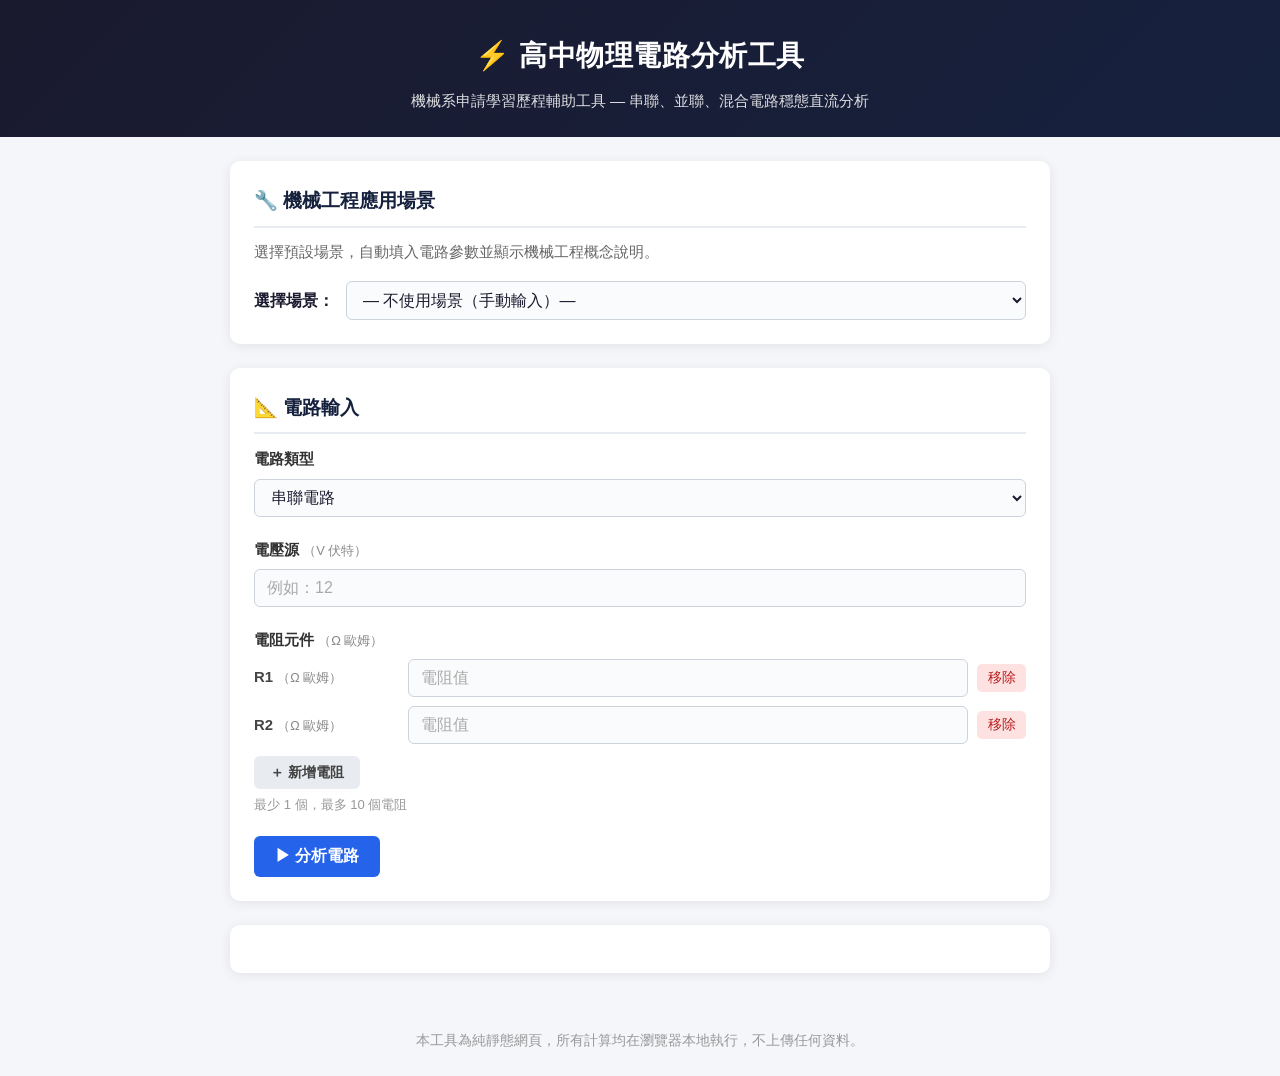
<file: index.html>
<!DOCTYPE html>
<html lang="zh-Hant">
<head>
  <meta charset="UTF-8">
  <meta name="viewport" content="width=device-width, initial-scale=1.0">
  <title>高中物理電路分析工具（機械系申請應用）</title>
  <link rel="stylesheet" href="css/style.css">
</head>
<body>
  <header class="site-header">
    <h1>⚡ 高中物理電路分析工具</h1>
    <p class="site-subtitle">機械系申請學習歷程輔助工具 — 串聯、並聯、混合電路穩態直流分析</p>
  </header>

  <main class="container">

    <!-- ── 機械工程應用場景 ── -->
    <section id="scenarios" class="card" aria-labelledby="scenarios-heading">
      <h2 id="scenarios-heading">🔧 機械工程應用場景</h2>
      <p class="section-desc">選擇預設場景，自動填入電路參數並顯示機械工程概念說明。</p>
      <div class="scenario-select-row">
        <label for="scenario-select">選擇場景：</label>
        <select id="scenario-select" aria-label="機械工程應用場景選擇">
          <option value="">— 不使用場景（手動輸入）—</option>
          <!-- 由 app.js 動態注入 -->
        </select>
      </div>
    </section>

    <!-- ── 電路輸入表單 ── -->
    <section id="circuit-form" class="card" aria-labelledby="form-heading">
      <h2 id="form-heading">📐 電路輸入</h2>

      <div class="form-group">
        <label for="topology">電路類型</label>
        <select id="topology" aria-label="電路類型選擇">
          <option value="series">串聯電路</option>
          <option value="parallel">並聯電路</option>
          <option value="mixed">混合電路（前段串聯＋後段並聯）</option>
        </select>
      </div>

      <div class="form-group">
        <label for="voltage">電壓源 <span class="unit">（V 伏特）</span></label>
        <input
          id="voltage"
          type="number"
          min="0.001"
          step="any"
          placeholder="例如：12"
          aria-label="電壓源數值（伏特）"
        >
      </div>

      <div class="form-group">
        <label>電阻元件 <span class="unit">（Ω 歐姆）</span></label>
        <div id="resistors-container" aria-label="電阻輸入列表">
          <!-- 由 app.js 動態產生 -->
        </div>
        <button type="button" id="add-resistor" class="btn btn-secondary" aria-label="新增一個電阻輸入欄位">
          ＋ 新增電阻
        </button>
        <p class="hint">最少 1 個，最多 10 個電阻</p>
      </div>

      <div class="form-actions">
        <button type="button" id="analyze" class="btn btn-primary" aria-label="開始分析電路">
          ▶ 分析電路
        </button>
        <button type="button" id="export" class="btn btn-export" aria-label="匯出分析報告為 PDF" style="display:none">
          📄 匯出分析報告
        </button>
      </div>
    </section>

    <!-- ── 分析結果 ── -->
    <section id="results" class="card" aria-live="polite" aria-label="電路分析結果">
      <!-- 由 app.js 動態填入 -->
    </section>

    <!-- ── 場景詮釋 ── -->
    <section id="scenario-interpretation" class="card interpretation-card" aria-live="polite" style="display:none">
      <!-- 由 app.js 動態填入 -->
    </section>

  </main>

  <!-- ── 列印專用區塊（僅 @media print 可見） ── -->
  <section id="print-view" class="print-only" aria-hidden="true">
    <!-- 由 app.js 在匯出時填入 -->
  </section>

  <footer class="site-footer no-print">
    <p>本工具為純靜態網頁，所有計算均在瀏覽器本地執行，不上傳任何資料。</p>
  </footer>

  <script type="module" src="js/app.js"></script>
</body>
</html>
</file>
<file: css/style.css>
/* css/style.css — 高中物理電路分析工具 */

/* ─────────────────────────────────────────────
   CSS Reset & Base
───────────────────────────────────────────── */
*, *::before, *::after {
  box-sizing: border-box;
  margin: 0;
  padding: 0;
}

html {
  font-size: 16px;
  scroll-behavior: smooth;
}

body {
  font-family: 'Noto Sans TC', 'PingFang TC', 'Microsoft JhengHei', Arial, sans-serif;
  background: #f4f6f9;
  color: #1a1a2e;
  line-height: 1.7;
  min-height: 100vh;
}

/* ─────────────────────────────────────────────
   Layout
───────────────────────────────────────────── */
.container {
  max-width: 860px;
  margin: 0 auto;
  padding: 0 1.25rem 2rem;
}

/* ─────────────────────────────────────────────
   Header
───────────────────────────────────────────── */
.site-header {
  background: linear-gradient(135deg, #1a1a2e 0%, #16213e 100%);
  color: #fff;
  padding: 2rem 1.25rem 1.5rem;
  text-align: center;
}

.site-header h1 {
  font-size: 1.75rem;
  font-weight: 700;
  letter-spacing: 0.02em;
  margin-bottom: 0.5rem;
}

.site-subtitle {
  font-size: 0.95rem;
  opacity: 0.85;
}

/* ─────────────────────────────────────────────
   Cards
───────────────────────────────────────────── */
.card {
  background: #fff;
  border-radius: 10px;
  box-shadow: 0 2px 12px rgba(0, 0, 0, 0.08);
  padding: 1.5rem;
  margin-top: 1.5rem;
}

.card h2 {
  font-size: 1.2rem;
  font-weight: 700;
  margin-bottom: 0.75rem;
  color: #16213e;
  border-bottom: 2px solid #e8ecf0;
  padding-bottom: 0.5rem;
}

.card h3 {
  font-size: 1rem;
  font-weight: 600;
  margin: 1rem 0 0.5rem;
  color: #16213e;
}

.section-desc {
  color: #666;
  font-size: 0.92rem;
  margin-bottom: 1rem;
}

/* ─────────────────────────────────────────────
   Form Elements
───────────────────────────────────────────── */
.form-group {
  margin-bottom: 1.25rem;
}

.form-group label {
  display: block;
  font-weight: 600;
  margin-bottom: 0.4rem;
  font-size: 0.95rem;
  color: #333;
}

.unit {
  font-weight: 400;
  font-size: 0.85em;
  color: #888;
}

input[type="number"],
select {
  width: 100%;
  padding: 0.55rem 0.75rem;
  border: 1.5px solid #cdd3da;
  border-radius: 6px;
  font-size: 1rem;
  font-family: inherit;
  color: #1a1a2e;
  background: #fafbfc;
  transition: border-color 0.2s;
  appearance: auto;
}

input[type="number"]:focus,
select:focus {
  outline: none;
  border-color: #4a90d9;
  background: #fff;
}

input[type="number"]::placeholder {
  color: #aaa;
}

/* ─────────────────────────────────────────────
   Resistor Rows
───────────────────────────────────────────── */
#resistors-container {
  display: flex;
  flex-direction: column;
  gap: 0.6rem;
  margin-bottom: 0.75rem;
}

.resistor-row {
  display: grid;
  grid-template-columns: 9rem 1fr auto;
  align-items: center;
  gap: 0.6rem;
}

.resistor-row label {
  font-weight: 600;
  font-size: 0.93rem;
  margin-bottom: 0;
  color: #444;
}

.resistor-row input[type="number"] {
  width: 100%;
}

.hint {
  font-size: 0.82rem;
  color: #999;
  margin-top: 0.3rem;
}

/* ─────────────────────────────────────────────
   Buttons
───────────────────────────────────────────── */
.btn {
  display: inline-block;
  padding: 0.6rem 1.3rem;
  border: none;
  border-radius: 6px;
  font-size: 0.97rem;
  font-family: inherit;
  font-weight: 600;
  cursor: pointer;
  transition: background 0.2s, transform 0.1s;
  text-align: center;
}

.btn:active {
  transform: scale(0.97);
}

.btn-primary {
  background: #2563eb;
  color: #fff;
}

.btn-primary:hover {
  background: #1d4ed8;
}

.btn-secondary {
  background: #e8ecf0;
  color: #444;
  font-size: 0.9rem;
  padding: 0.45rem 1rem;
}

.btn-secondary:hover {
  background: #d1d8e0;
}

.btn-remove {
  background: #fee2e2;
  color: #b91c1c;
  border: none;
  border-radius: 5px;
  padding: 0.3rem 0.65rem;
  font-size: 0.85rem;
  font-family: inherit;
  cursor: pointer;
  transition: background 0.2s;
  white-space: nowrap;
}

.btn-remove:hover {
  background: #fca5a5;
}

.btn-remove:disabled {
  background: #f0f0f0;
  color: #bbb;
  cursor: not-allowed;
}

.btn-export {
  background: #059669;
  color: #fff;
}

.btn-export:hover {
  background: #047857;
}

.form-actions {
  display: flex;
  gap: 0.75rem;
  flex-wrap: wrap;
  margin-top: 0.5rem;
}

/* ─────────────────────────────────────────────
   Scenario Selector
───────────────────────────────────────────── */
.scenario-select-row {
  display: flex;
  align-items: center;
  gap: 0.75rem;
  flex-wrap: wrap;
}

.scenario-select-row label {
  font-weight: 600;
  white-space: nowrap;
}

.scenario-select-row select {
  flex: 1;
  min-width: 200px;
}

/* ─────────────────────────────────────────────
   Results Section
───────────────────────────────────────────── */
#results {
  min-height: 0;
}

#results:empty {
  display: none;
}

.topology-badge {
  display: inline-block;
  background: #dbeafe;
  color: #1d4ed8;
  border-radius: 4px;
  padding: 0 0.5rem;
  font-size: 0.85rem;
  font-weight: 600;
  margin-left: 0.5rem;
  vertical-align: middle;
}

.summary-grid {
  display: grid;
  grid-template-columns: repeat(3, 1fr);
  gap: 1rem;
  margin: 1rem 0;
}

.summary-card {
  background: #f8fafc;
  border: 1.5px solid #e2e8f0;
  border-radius: 8px;
  padding: 0.9rem 1rem;
  text-align: center;
}

.summary-label {
  display: block;
  font-size: 0.82rem;
  color: #64748b;
  margin-bottom: 0.3rem;
}

.summary-value {
  display: block;
  font-size: 1.35rem;
  font-weight: 700;
  color: #1e3a5f;
}

/* Component Table */
.component-table {
  width: 100%;
  border-collapse: collapse;
  margin-top: 0.5rem;
  font-size: 0.93rem;
}

.component-table th,
.component-table td {
  border: 1px solid #e2e8f0;
  padding: 0.5rem 0.75rem;
  text-align: center;
}

.component-table th {
  background: #f1f5f9;
  font-weight: 700;
  color: #334155;
}

.component-table tr:nth-child(even) td {
  background: #fafafa;
}

/* Error Message */
.error-message {
  color: #b91c1c;
  background: #fee2e2;
  border: 1px solid #fca5a5;
  border-radius: 6px;
  padding: 0.65rem 1rem;
  font-weight: 600;
}

/* ─────────────────────────────────────────────
   Scenario Interpretation Card
───────────────────────────────────────────── */
.interpretation-card {
  background: #f0fdf4;
  border: 1.5px solid #bbf7d0;
  white-space: pre-line;
  font-size: 0.93rem;
  line-height: 1.8;
  color: #14532d;
}

/* ─────────────────────────────────────────────
   Footer
───────────────────────────────────────────── */
.site-footer {
  text-align: center;
  padding: 1.5rem 1rem;
  color: #999;
  font-size: 0.85rem;
}

/* ─────────────────────────────────────────────
   Mobile / Responsive (≤768px)
───────────────────────────────────────────── */
@media (max-width: 768px) {
  .site-header h1 {
    font-size: 1.35rem;
  }

  .summary-grid {
    grid-template-columns: 1fr;
  }

  .resistor-row {
    grid-template-columns: 6rem 1fr auto;
  }

  .scenario-select-row {
    flex-direction: column;
    align-items: flex-start;
  }

  .scenario-select-row select {
    width: 100%;
  }

  .form-actions {
    flex-direction: column;
  }

  .btn {
    width: 100%;
  }

  .component-table {
    font-size: 0.82rem;
  }

  .component-table th,
  .component-table td {
    padding: 0.4rem 0.5rem;
  }
}

/* ─────────────────────────────────────────────
   @media print — 列印版面（匯出 PDF）
───────────────────────────────────────────── */
@media print {
  /* 隱藏操作介面 */
  .site-header,
  .site-footer,
  #scenarios,
  #circuit-form,
  #results,
  #scenario-interpretation,
  .no-print {
    display: none !important;
  }

  /* 顯示列印專用區塊 */
  .print-only {
    display: block !important;
  }

  body {
    background: #fff;
    color: #000;
    font-family: 'Times New Roman', '標楷體', serif;
    font-size: 12pt;
    line-height: 1.6;
  }

  .container {
    max-width: 100%;
    padding: 0;
  }

  #print-view {
    margin: 0;
    padding: 1.5cm 2cm;
  }

  #print-view h1 {
    font-size: 18pt;
    text-align: center;
    border-bottom: 2px solid #000;
    padding-bottom: 0.5rem;
    margin-bottom: 1.5rem;
  }

  .print-section {
    margin-bottom: 1.25rem;
    page-break-inside: avoid;
  }

  .print-section h2 {
    font-size: 13pt;
    border-left: 4px solid #333;
    padding-left: 0.5rem;
    margin-bottom: 0.5rem;
  }

  .print-section p {
    font-size: 11pt;
    margin-top: 0.25rem;
  }

  a {
    text-decoration: none;
    color: #000;
  }
}

/* Hidden by default — shown only in print context */
.print-only {
  display: none;
}
</file>
